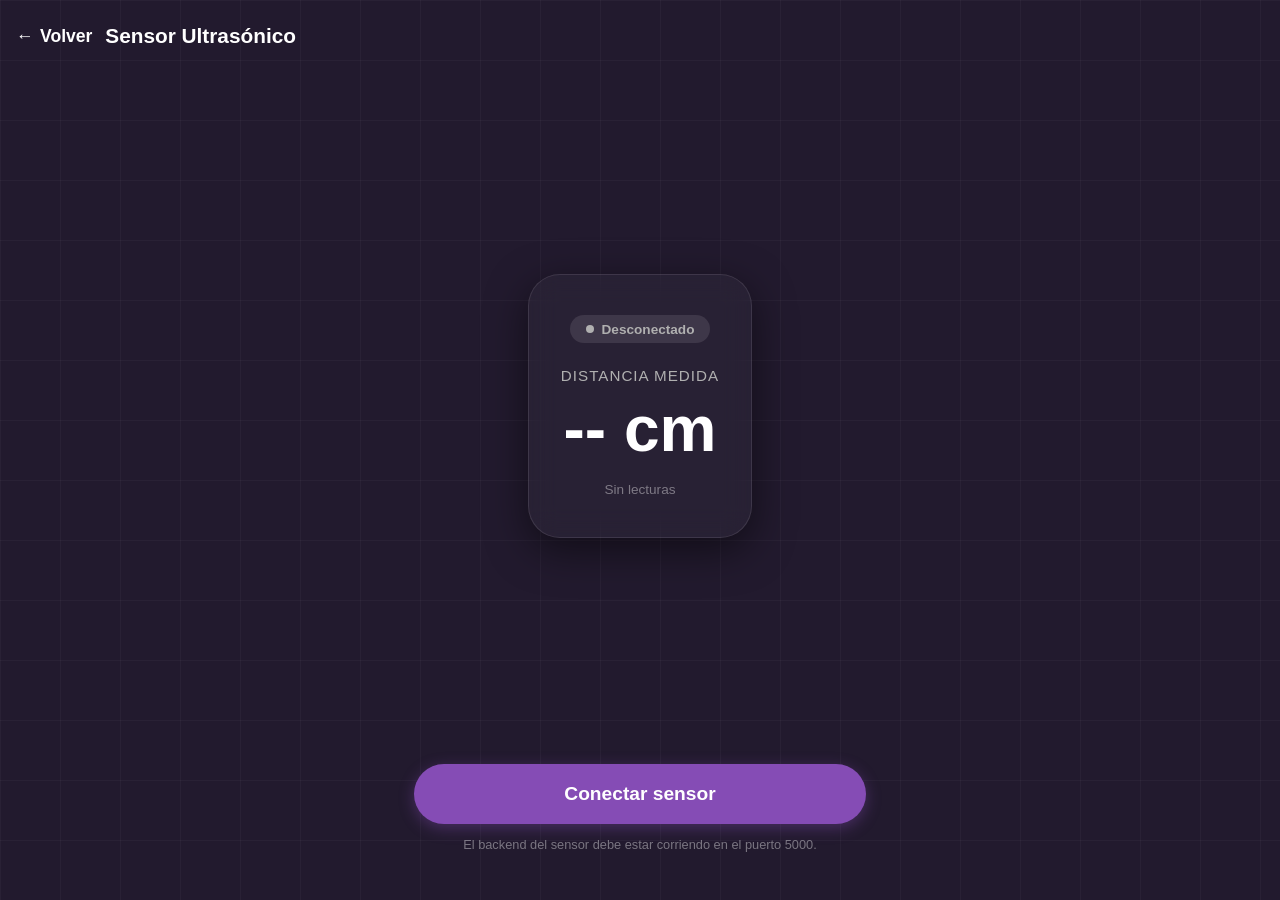
<file: integration/web/arduino.html>
<!DOCTYPE html>
<html lang="es">
<head>
    <meta charset="UTF-8">
    <meta name="viewport" content="width=device-width, initial-scale=1.0">
    <title>Sensor de Distancia</title>
    <link rel="stylesheet" href="css/style.css">
</head>
<body class="sensor-page">
    <header class="top-bar">
        <a href="index.html" class="back-button"><span class="arrow">←</span> Volver</a>
        <h1 class="header-title">Sensor Ultrasónico</h1>
    </header>

    <main class="sensor-wrapper">
        <div class="sensor-display">
            <div id="estado-conexion" class="estado-badge desconectado">
                <span class="estado-dot"></span>
                <span id="estado-texto">Desconectado</span>
            </div>

            <p class="display-label">Distancia medida</p>
            <h2 id="distancia-valor" class="display-value">-- cm</h2>

            <p id="timestamp-lectura" class="display-timestamp">Sin lecturas</p>
        </div>
    </main>

    <section class="sensor-hud">
        <button id="btn-conexion" class="sensor-btn">Conectar sensor</button>
        <p class="sensor-nota">El backend del sensor debe estar corriendo en el puerto 5000.</p>
    </section>

    <script src="js/api_sensor.js"></script>
</body>
</html>
</file>
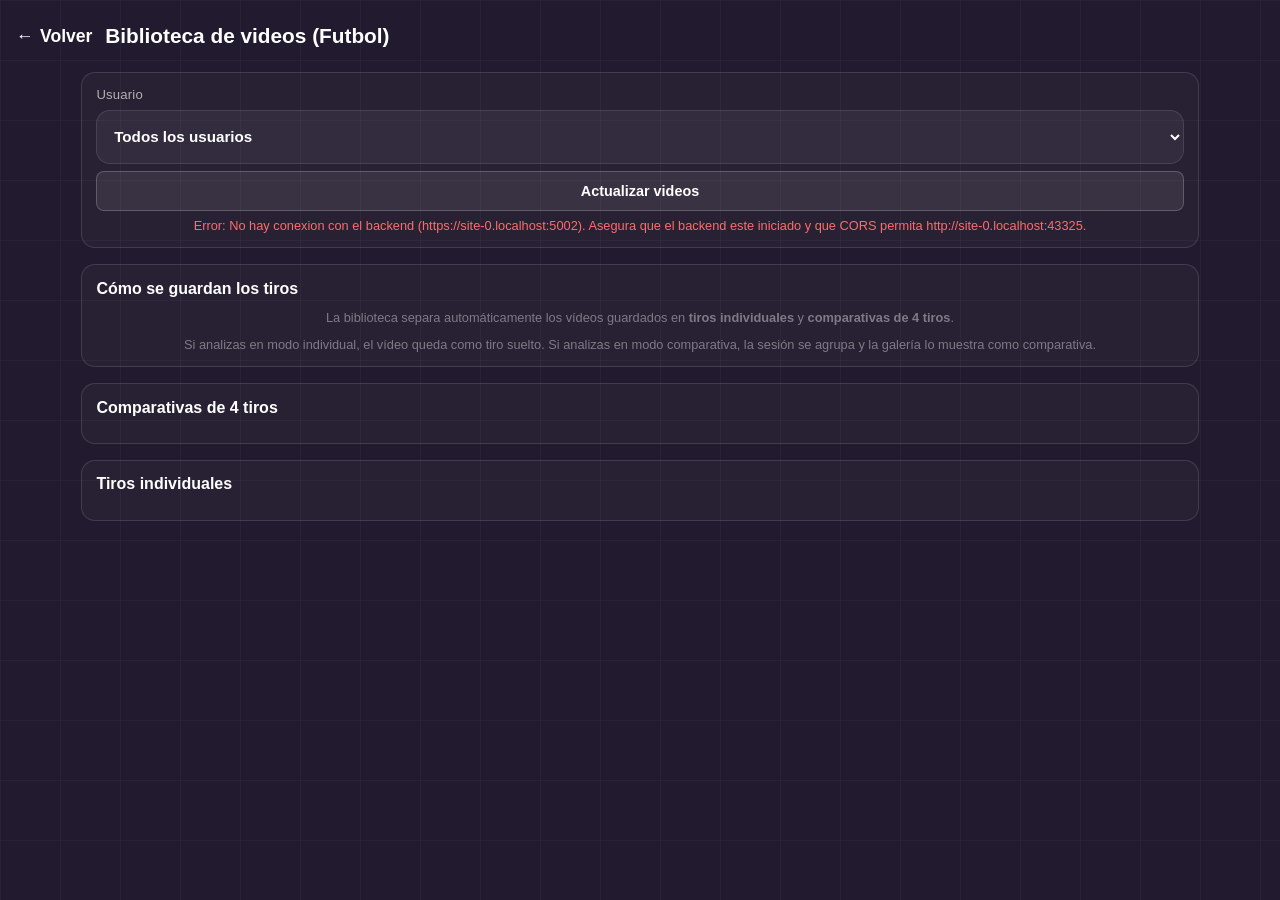
<file: integration/web/futbol_videos.html>
<!DOCTYPE html>
<html lang="es">
<head>
    <meta charset="UTF-8">
    <meta name="viewport" content="width=device-width, initial-scale=1.0">
    <title>Biblioteca de videos - Futbol</title>
    <link rel="stylesheet" href="css/style.css">
</head>
<body class="videos-page futbol-videos-page">
    <header class="top-bar">
        <a href="futbol.html" class="back-button"><span class="arrow">←</span> Volver</a>
        <h1 class="header-title">Biblioteca de videos (Futbol)</h1>
    </header>

    <main class="videos-layout">
        <section class="videos-filtros">
            <label class="pre-camera-label" for="filtro-usuario">Usuario</label>
            <select id="filtro-usuario" class="modern-input"></select>

            <button id="btn-refrescar-videos" class="sensor-btn secondary-btn" type="button">Actualizar videos</button>
            <p id="videos-estado" class="sensor-nota">Cargando biblioteca...</p>
        </section>

        <section class="videos-seccion videos-info-card">
            <h2 class="panel-title">Cómo se guardan los tiros</h2>
            <p class="sensor-nota">La biblioteca separa automáticamente los vídeos guardados en <strong>tiros individuales</strong> y <strong>comparativas de 4 tiros</strong>.</p>
            <p class="sensor-nota">Si analizas en modo individual, el vídeo queda como tiro suelto. Si analizas en modo comparativa, la sesión se agrupa y la galería lo muestra como comparativa.</p>
        </section>

        <section class="videos-seccion">
            <h2 class="panel-title">Comparativas de 4 tiros</h2>
            <div id="comparativas-container" class="videos-grid"></div>
            <p id="comparativas-empty" class="sensor-nota" style="display:none;">No hay videos de comparativa con los filtros actuales.</p>
        </section>

        <section class="videos-seccion">
            <h2 class="panel-title">Tiros individuales</h2>
            <div id="individuales-container" class="videos-grid"></div>
            <p id="individuales-empty" class="sensor-nota" style="display:none;">No hay tiros individuales con los filtros actuales.</p>
        </section>
    </main>

    <script src="js/config.js?v=20260507b"></script>
    <script src="js/shared/formatters.js?v=20260508a"></script>
    <script src="js/usuario_activo.js?v=20260507b"></script>
    <script src="js/api_futbol.js?v=20260507b"></script>
    <script src="js/gallery_helper.js?v=20260508b"></script>
    <script src="js/futbol_videos.js?v=20260507b"></script>
</body>
</html>
</file>
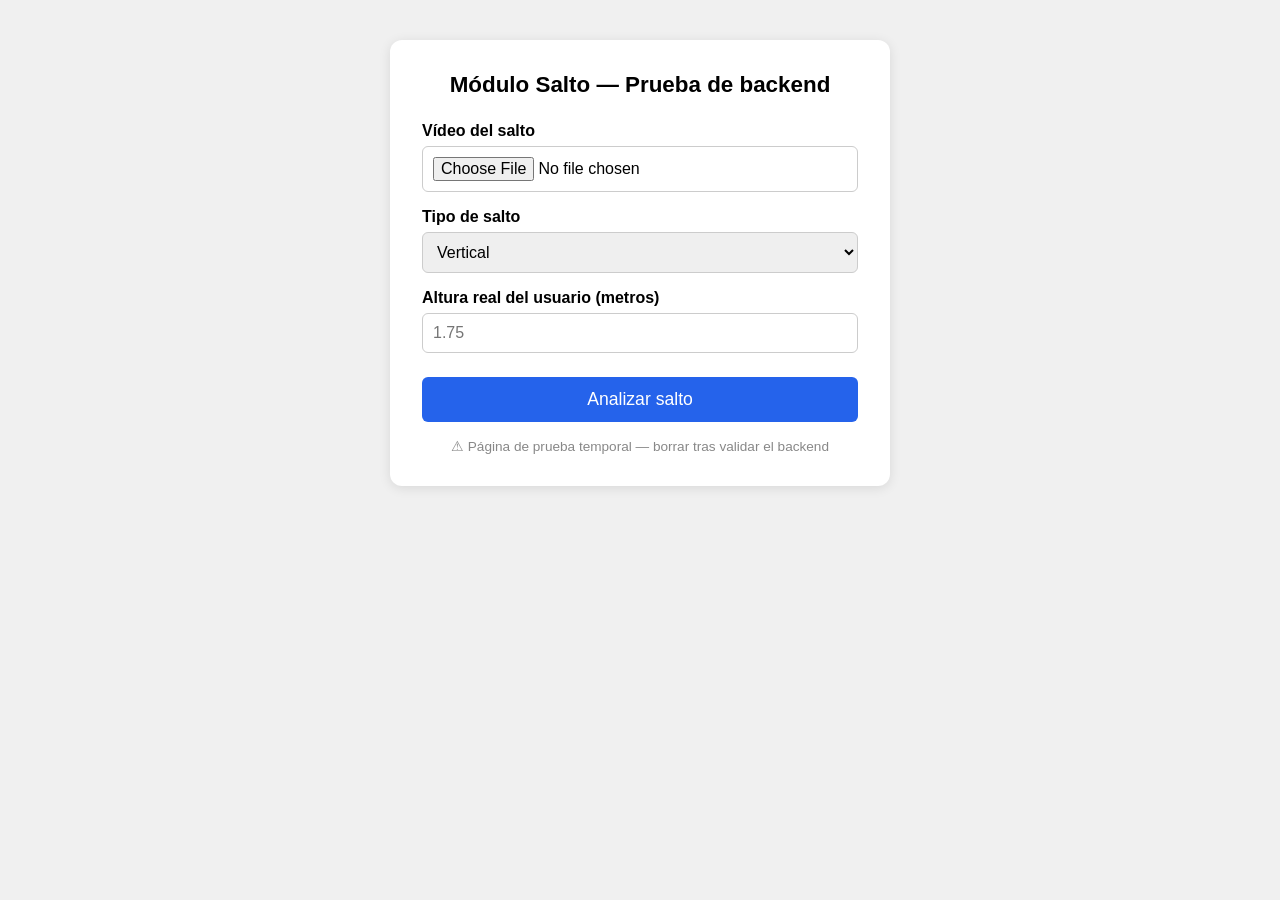
<file: modules/salto/backend/test_frontend.html>
<!DOCTYPE html>
<html lang="es">
<head>
  <meta charset="UTF-8" />
  <meta name="viewport" content="width=device-width, initial-scale=1.0" />
  <title>Prueba — Módulo Salto</title>
  <style>
    * { box-sizing: border-box; margin: 0; padding: 0; }
    body { font-family: Arial, sans-serif; background: #f0f0f0; display: flex; justify-content: center; padding: 40px 20px; }
    .card { background: #fff; border-radius: 12px; padding: 32px; max-width: 500px; width: 100%; box-shadow: 0 2px 12px rgba(0,0,0,0.1); }
    h1 { font-size: 1.4em; margin-bottom: 24px; text-align: center; }
    label { display: block; font-weight: bold; margin-bottom: 6px; margin-top: 16px; }
    input[type="file"], select, input[type="number"] { width: 100%; padding: 10px; border: 1px solid #ccc; border-radius: 6px; font-size: 1em; }
    button { margin-top: 24px; width: 100%; padding: 12px; background: #2563eb; color: #fff; border: none; border-radius: 6px; font-size: 1.1em; cursor: pointer; }
    button:disabled { background: #93c5fd; cursor: wait; }
    button:hover:not(:disabled) { background: #1d4ed8; }
    #resultado { margin-top: 24px; padding: 16px; border-radius: 8px; display: none; }
    #resultado.ok { background: #d1fae5; border: 1px solid #6ee7b7; display: block; }
    #resultado.error { background: #fee2e2; border: 1px solid #fca5a5; display: block; }
    .dato { margin: 4px 0; }
    .dato strong { display: inline-block; width: 140px; }
    .valor-grande { font-size: 2em; font-weight: bold; color: #2563eb; text-align: center; margin: 12px 0; }
    .nota { margin-top: 16px; font-size: 0.85em; color: #888; text-align: center; }
  </style>
</head>
<body>
  <div class="card">
    <h1>Módulo Salto — Prueba de backend</h1>

    <label for="video">Vídeo del salto</label>
    <input type="file" id="video" accept="video/mp4,video/webm,video/avi,video/quicktime" />

    <label for="tipo">Tipo de salto</label>
    <select id="tipo">
      <option value="vertical">Vertical</option>
      <option value="horizontal">Horizontal</option>
    </select>

    <label for="altura">Altura real del usuario (metros)</label>
    <input type="number" id="altura" step="0.01" min="0.5" max="2.5" placeholder="1.75" required />

    <button id="btn" onclick="enviar()">Analizar salto</button>

    <div id="resultado"></div>

    <p class="nota">⚠ Página de prueba temporal — borrar tras validar el backend</p>
  </div>

  <script>
    const API_URL = "http://localhost:5001/api/salto/calcular";

    async function enviar() {
      const video = document.getElementById("video").files[0];
      const tipo = document.getElementById("tipo").value;
      const altura = document.getElementById("altura").value;
      const btn = document.getElementById("btn");
      const res = document.getElementById("resultado");

      if (!video) {
        res.className = "error";
        res.innerHTML = "Selecciona un vídeo primero.";
        return;
      }

      if (!altura) {
        res.className = "error";
        res.innerHTML = "Introduce tu altura (necesaria para calibrar el cálculo).";
        return;
      }

      const form = new FormData();
      form.append("video", video);
      form.append("tipo_salto", tipo);
      form.append("altura_real_m", altura);

      btn.disabled = true;
      btn.textContent = "Procesando vídeo…";
      res.className = "";
      res.removeAttribute("style");

      try {
        const resp = await fetch(API_URL, { method: "POST", body: form });
        const data = await resp.json();

        if (data.error) {
          res.className = "error";
          res.innerHTML = `<strong>Error:</strong> ${data.error}`;
        } else {
          res.className = "ok";
          res.innerHTML = `
            <div class="valor-grande">${data.distancia} ${data.unidad}</div>
            <div class="dato"><strong>Tipo de salto:</strong> ${data.tipo_salto}</div>
            <div class="dato"><strong>Confianza:</strong> ${(data.confianza * 100).toFixed(0)}%</div>
            <div class="dato"><strong>Frame despegue:</strong> ${data.frame_despegue ?? "—"}</div>
            <div class="dato"><strong>Frame aterrizaje:</strong> ${data.frame_aterrizaje ?? "—"}</div>
            <div class="dato"><strong>Tiempo vuelo:</strong> ${data.tiempo_vuelo_s ?? "—"} s</div>
            ${data.metodo ? `<div class="dato"><strong>Método:</strong> ${data.metodo}</div>` : ""}
            ${data.dist_por_pixeles != null ? `<div class="dato"><strong>Por píxeles:</strong> ${data.dist_por_pixeles} cm</div>` : ""}
            ${data.dist_por_cinematica != null ? `<div class="dato"><strong>Por cinemática:</strong> ${data.dist_por_cinematica} cm</div>` : ""}
          `;
        }
      } catch (e) {
        res.className = "error";
        res.innerHTML = "No se pudo conectar con el backend. ¿Está corriendo en puerto 5001?";
      } finally {
        btn.disabled = false;
        btn.textContent = "Analizar salto";
      }
    }
  </script>
</body>
</html>
</file>
<file: integration/web/css/style.css>
/* style.css
   Loader único. Los estilos reales están repartidos en archivos modulares.
*/
@import url("global.css");
@import url("botones.css");
@import url("componentes.css");
@import url("salto.css");
@import url("sensor.css");
@import url("analitica.css");
@import url("videos.css");
@import url("videos_galeria.css");
</file>
